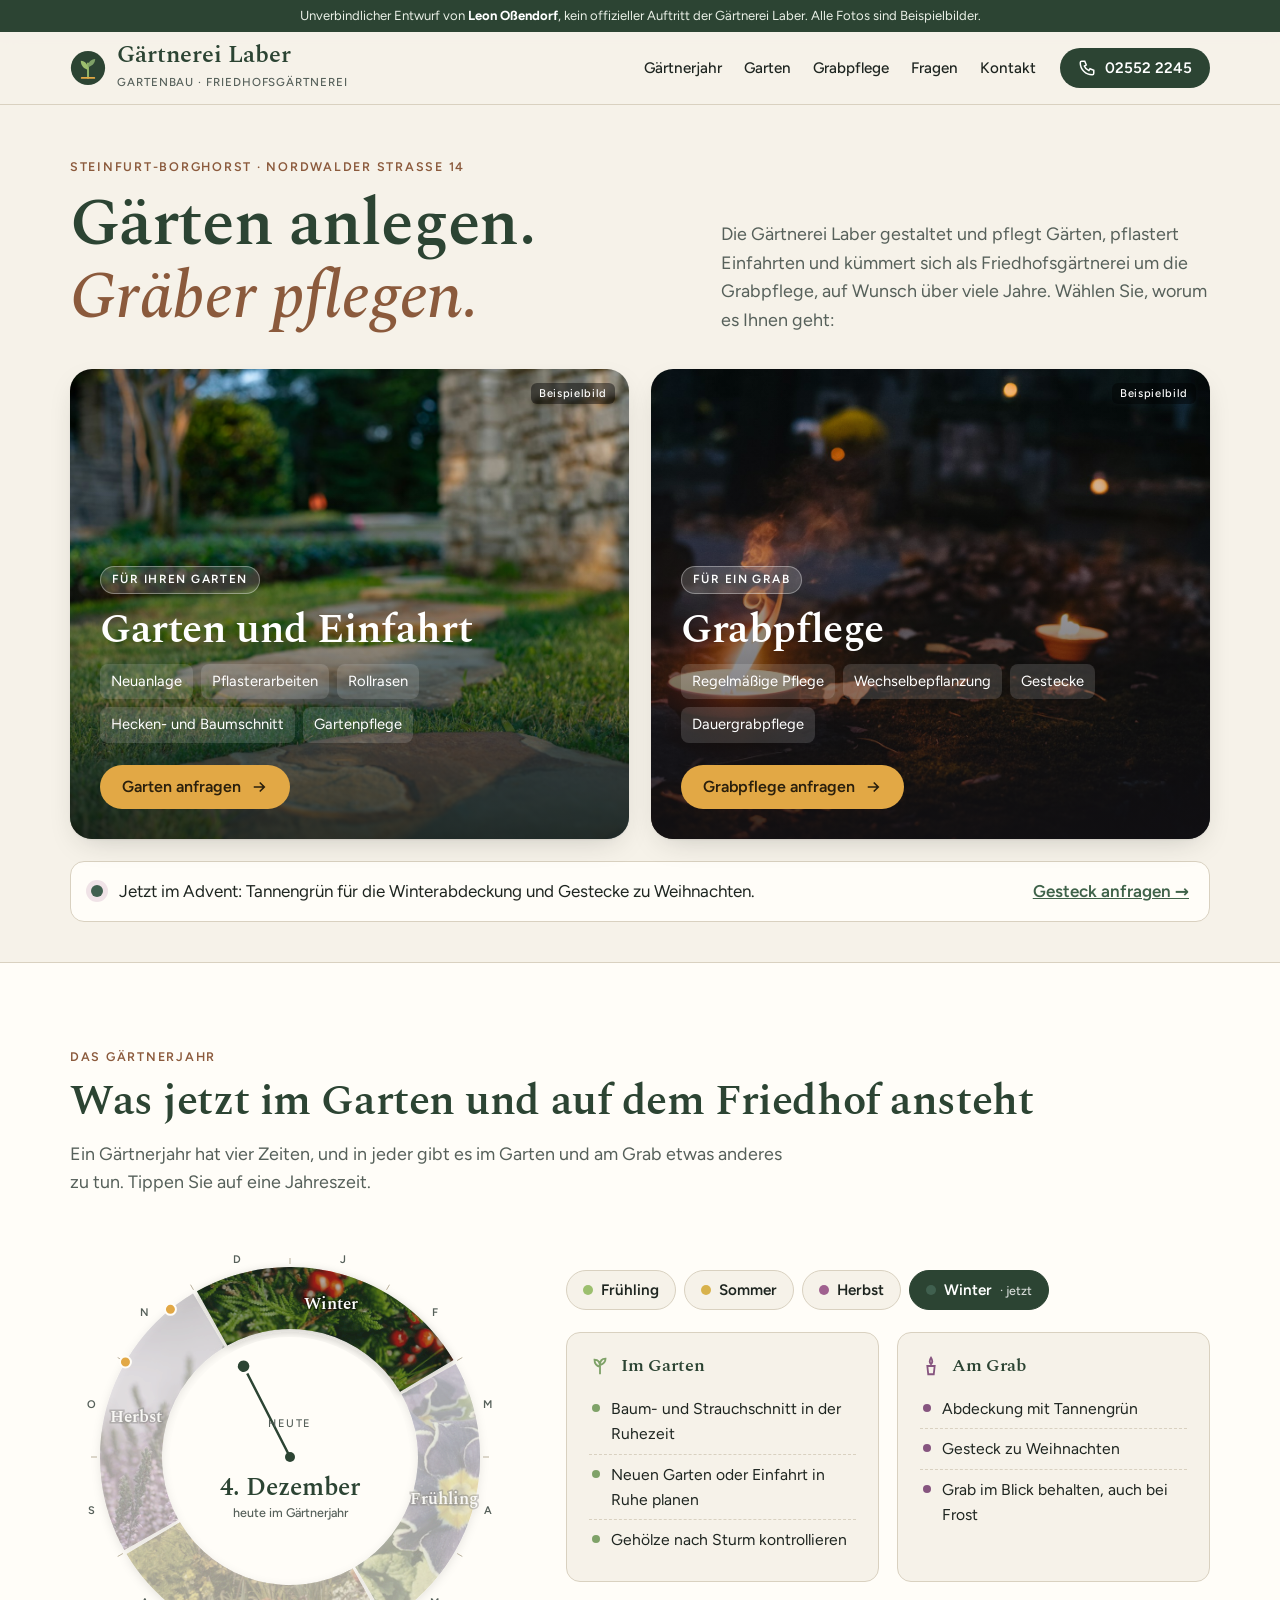
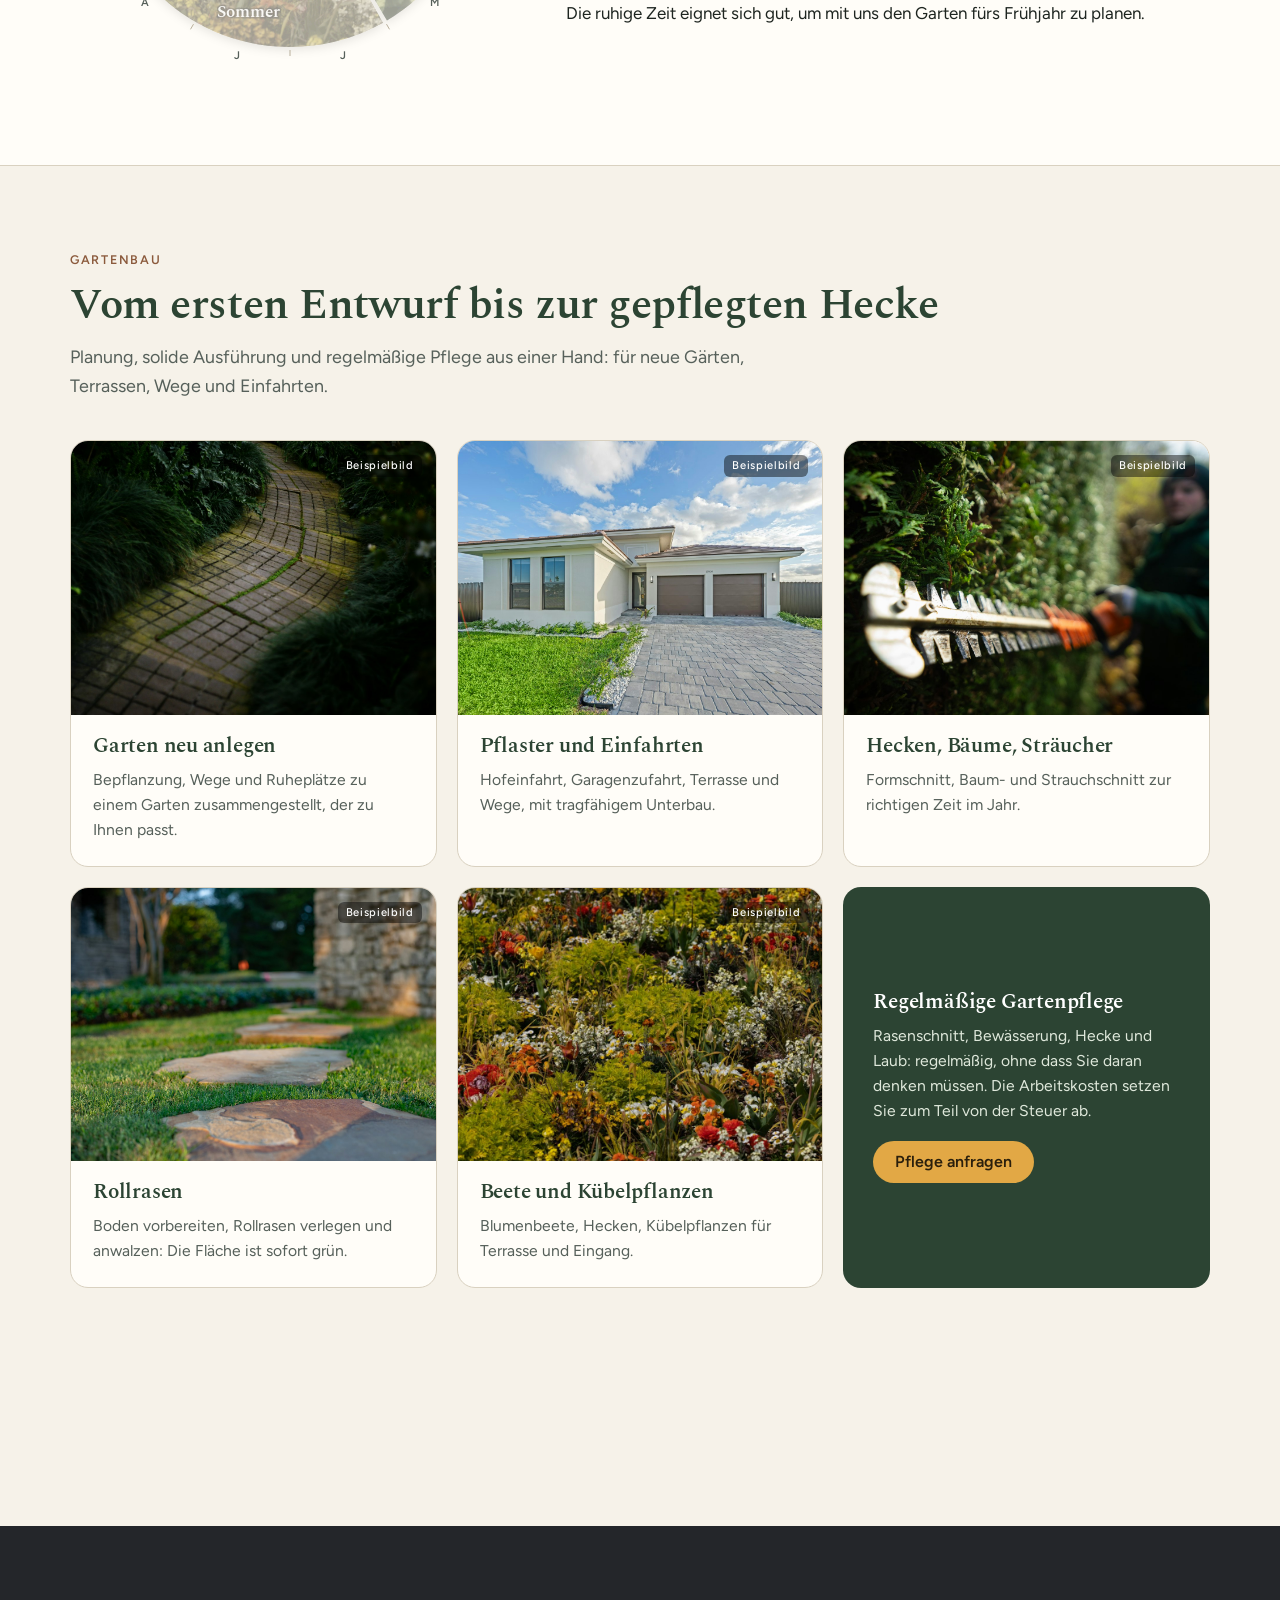
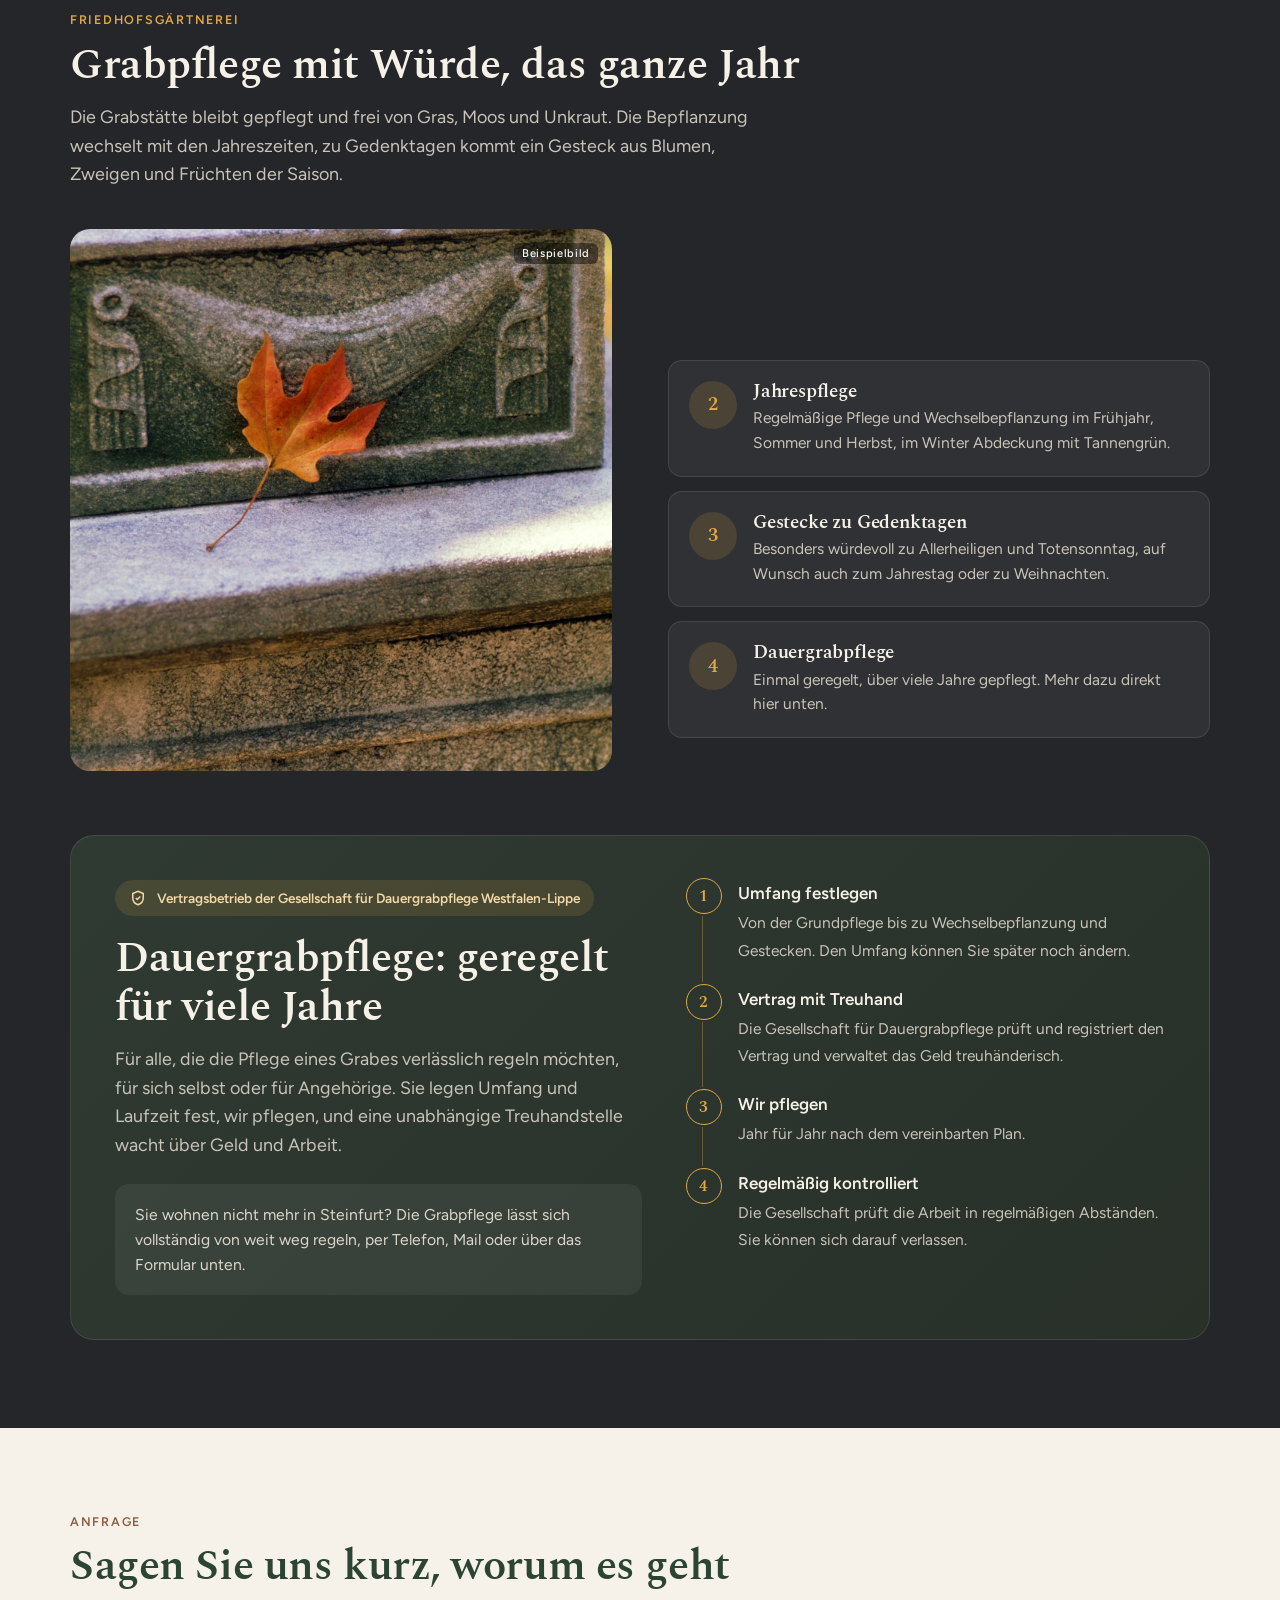
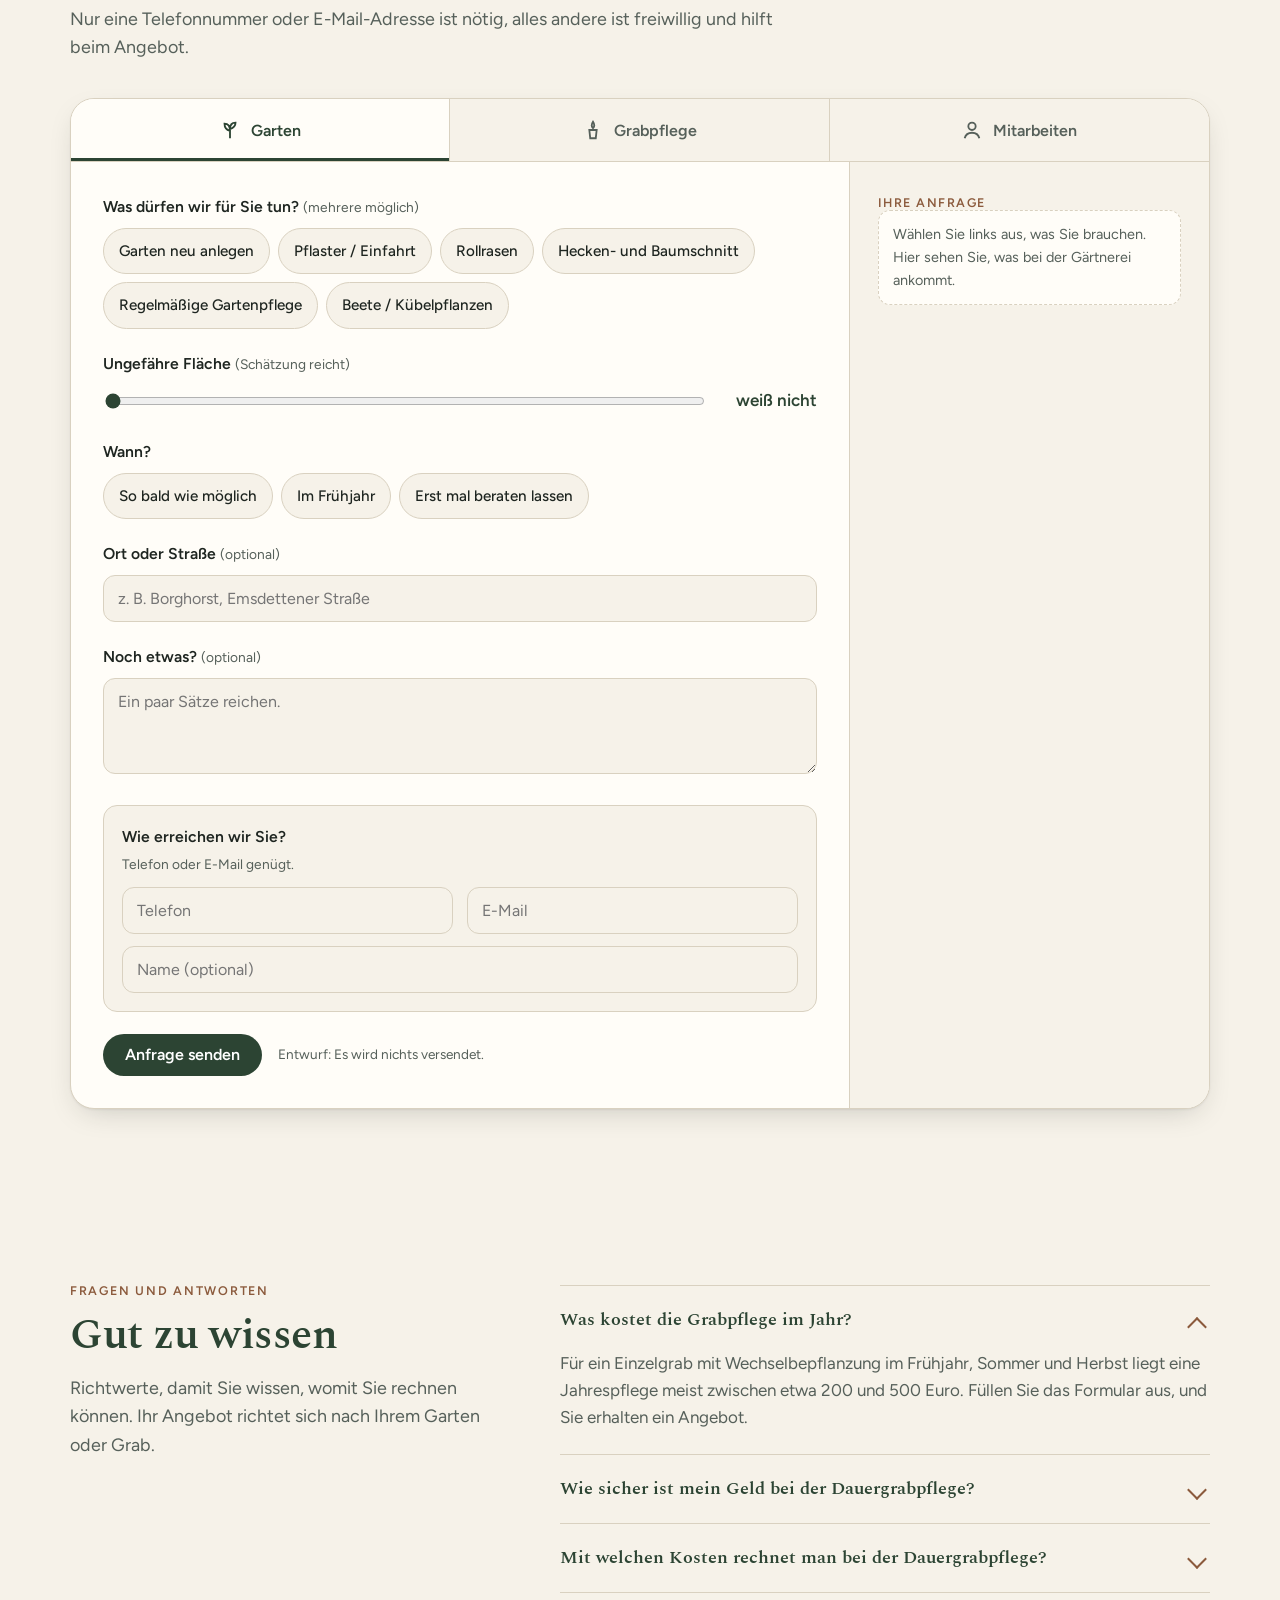
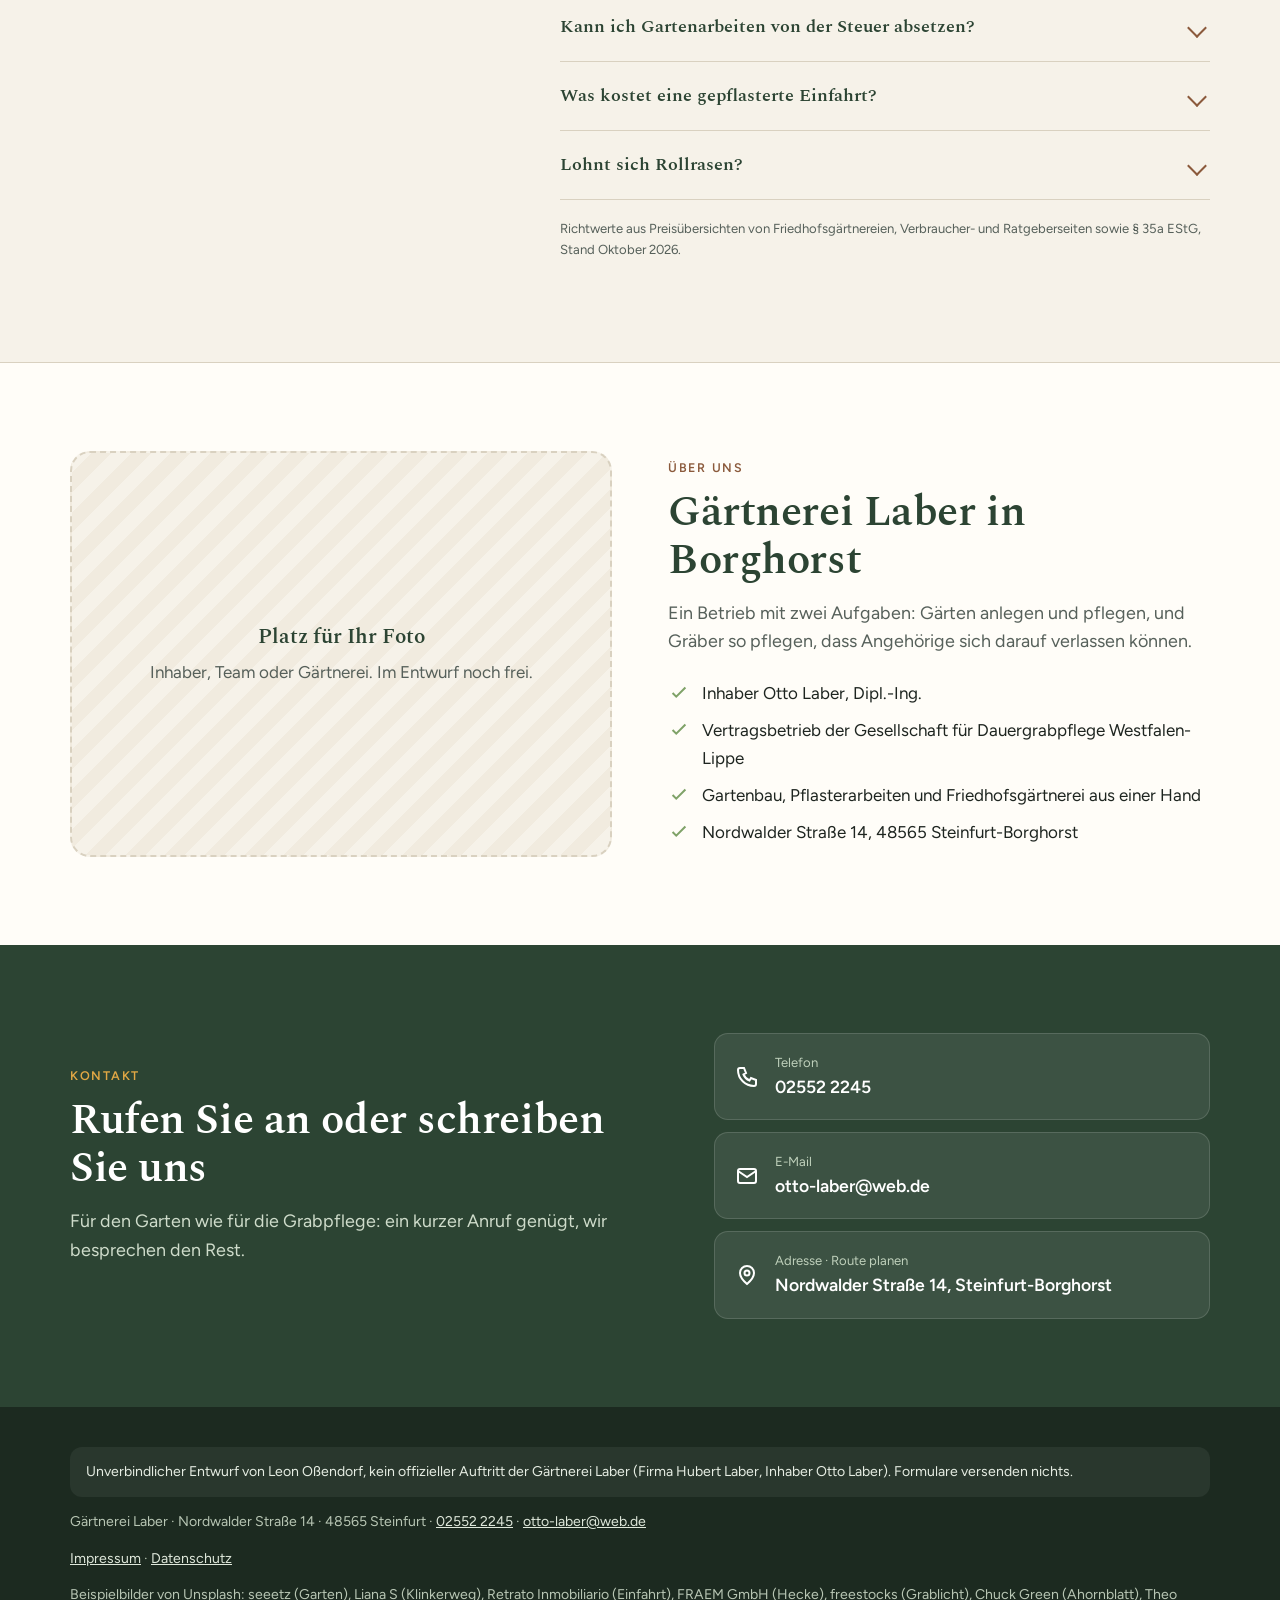
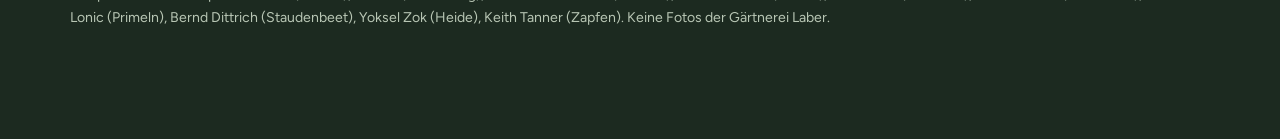
<file: index.html>
<!doctype html>
<html lang="de-DE">
<head>
<meta charset="utf-8">
<meta name="viewport" content="width=device-width, initial-scale=1">
<meta name="robots" content="noindex,nofollow">
<title>Gärtnerei Laber · Gartenbau und Friedhofsgärtnerei in Steinfurt-Borghorst (Entwurf)</title>
<meta name="description" content="Unverbindlicher Entwurf: Gartenbau, Pflasterarbeiten, Grabpflege und Dauergrabpflege der Gärtnerei Laber in Steinfurt-Borghorst.">
<meta name="theme-color" content="#2c4433">


<link rel="stylesheet" href="css/style.css">
<link rel="icon" href="data:image/svg+xml,%3Csvg xmlns='http://www.w3.org/2000/svg' viewBox='0 0 32 32'%3E%3Ccircle cx='16' cy='16' r='16' fill='%232c4433'/%3E%3Cpath d='M16 25V12M16 17c-4-1-6-4-6-8 4 0 6 3 6 8zm0-2c3-1 6-3 6-7-4 0-6 3-6 7z' fill='%239cbf6e' stroke='%239cbf6e' stroke-width='1.2'/%3E%3C/svg%3E">
</head>
<body>

<div class="entwurf">Unverbindlicher Entwurf von <b>Leon Oßendorf</b>, kein offizieller Auftritt der Gärtnerei Laber. Alle Fotos sind Beispielbilder.</div>

<header class="kopf">
  <div class="wrap">
    <a class="marke" href="#top" aria-label="Gärtnerei Laber, zum Seitenanfang">
      <svg viewBox="0 0 40 40" aria-hidden="true"><circle cx="20" cy="20" r="19" fill="#2c4433"/><path d="M20 31V15" stroke="#9cbf6e" stroke-width="2" stroke-linecap="round"/><path d="M20 22c-5-1-8-5-8-10 5 0 8 4 8 10z" fill="#9cbf6e"/><path d="M20 19c4-1 8-4 8-9-5 0-8 4-8 9z" fill="#7fa268"/><path d="M13 31h14" stroke="#e2a845" stroke-width="2" stroke-linecap="round"/></svg>
      <span><b>Gärtnerei Laber</b><small>Gartenbau · Friedhofsgärtnerei</small></span>
    </a>
    <nav class="nav" aria-label="Hauptnavigation">
      <a href="#jahr">Gärtnerjahr</a>
      <a href="#garten">Garten</a>
      <a href="#grabpflege">Grabpflege</a>
      <a href="#fragen">Fragen</a>
      <a href="#kontakt">Kontakt</a>
    </nav>
    <a class="knopf voll" href="tel:+4925522245"><svg viewBox="0 0 24 24" fill="none" stroke="currentColor" stroke-width="2" aria-hidden="true"><path d="M5 3h4l2 5-2.5 1.5a11 11 0 0 0 6 6L16 13l5 2v4a2 2 0 0 1-2 2A16 16 0 0 1 3 5a2 2 0 0 1 2-2"/></svg><span>02552 2245</span></a>
  </div>
</header>

<main id="top">

<section class="hero">
  <div class="wrap">
    <div class="hero-kopf">
      <div>
        <span class="kicker">Steinfurt-Borghorst · Nordwalder Straße 14</span>
        <h1>Gärten anlegen.<br><em>Gräber pflegen.</em></h1>
      </div>
      <p>Die Gärtnerei Laber gestaltet und pflegt Gärten, pflastert Einfahrten und kümmert sich als Friedhofsgärtnerei um die Grabpflege, auf Wunsch über viele Jahre. Wählen Sie, worum es Ihnen geht:</p>
    </div>

    <div class="wege">
      <a class="weg" href="#anfrage" data-weiche="garten">
        <img src="img/garten-weg.jpg" alt="Trittsteine aus Naturstein in einem frisch gemähten Rasen" fetchpriority="high">
        <span class="bsp">Beispielbild</span>
        <div class="weg-inhalt">
          <span class="tag">Für Ihren Garten</span>
          <h2>Garten und Einfahrt</h2>
          <ul><li>Neuanlage</li><li>Pflasterarbeiten</li><li>Rollrasen</li><li>Hecken- und Baumschnitt</li><li>Gartenpflege</li></ul>
          <span class="knopf licht">Garten anfragen <svg viewBox="0 0 24 24" fill="none" stroke="currentColor" stroke-width="2.2" aria-hidden="true"><path d="M5 12h14M13 6l6 6-6 6"/></svg></span>
        </div>
      </a>
      <a class="weg grab" href="#anfrage" data-weiche="grab">
        <img src="img/grablicht.jpg" alt="Grablicht im Herbstlaub auf einem Friedhof">
        <span class="bsp">Beispielbild</span>
        <div class="weg-inhalt">
          <span class="tag">Für ein Grab</span>
          <h2>Grabpflege</h2>
          <ul><li>Regelmäßige Pflege</li><li>Wechselbepflanzung</li><li>Gestecke</li><li>Dauergrabpflege</li></ul>
          <span class="knopf licht">Grabpflege anfragen <svg viewBox="0 0 24 24" fill="none" stroke="currentColor" stroke-width="2.2" aria-hidden="true"><path d="M5 12h14M13 6l6 6-6 6"/></svg></span>
        </div>
      </a>
    </div>

    <div class="saison" id="saison-hinweis">
      <span class="punkt" aria-hidden="true"></span>
      <p id="saison-text">Allerheiligen ist am 1. November, Totensonntag am 22. November. Gestecke und die Herbstbepflanzung jetzt rechtzeitig bestellen.</p>
      <a href="#anfrage" data-weiche="grab">Gesteck anfragen →</a>
    </div>
  </div>
</section>

<section class="jahr" id="jahr">
  <div class="wrap">
    <span class="kicker">Das Gärtnerjahr</span>
    <h2>Was jetzt im Garten und auf dem Friedhof ansteht</h2>
    <p class="lead">Ein Gärtnerjahr hat vier Zeiten, und in jeder gibt es im Garten und am Grab etwas anderes zu tun. Tippen Sie auf eine Jahreszeit.</p>

    <div class="jahr-grid">
      <div class="ring" id="ring" data-aktiv="herbst">
        <svg id="ring-svg" viewBox="-20 -20 440 440" role="img" aria-label="Jahreskreis mit vier Jahreszeiten und dem heutigen Datum"></svg>
      </div>
      <div>
        <div class="zeiten" role="group" aria-label="Jahreszeit wählen">
          <button type="button" data-zeit="fruehling" aria-pressed="false"><i style="background:var(--fruehling)"></i>Frühling</button>
          <button type="button" data-zeit="sommer" aria-pressed="false"><i style="background:var(--sommer)"></i>Sommer</button>
          <button type="button" data-zeit="herbst" aria-pressed="true"><i style="background:var(--herbst)"></i>Herbst</button>
          <button type="button" data-zeit="winter" aria-pressed="false"><i style="background:var(--winter)"></i>Winter</button>
        </div>
        <div class="zeit-tafel" id="zeit-tafel">
          <div class="spalte">
            <h3><svg viewBox="0 0 24 24" fill="none" stroke="#7fa268" stroke-width="2" aria-hidden="true"><path d="M12 21V9M12 13c-4-1-6-4-6-8 4 0 6 3 6 8zm0-2c3-1 6-3 6-7-4 0-6 3-6 7z"/></svg>Im Garten</h3>
            <ul id="liste-garten"></ul>
          </div>
          <div class="spalte grab">
            <h3><svg viewBox="0 0 24 24" fill="none" stroke="#86557f" stroke-width="2" aria-hidden="true"><path d="M12 3c2 3 2 5 0 7-2-2-2-4 0-7zM8 12h8l-1 9H9z"/></svg>Am Grab</h3>
            <ul id="liste-grab"></ul>
          </div>
        </div>
        <p class="zeit-fuss" id="zeit-fuss"></p>
      </div>
    </div>
  </div>
</section>

<section id="garten">
  <div class="wrap">
    <span class="kicker">Gartenbau</span>
    <h2>Vom ersten Entwurf bis zur gepflegten Hecke</h2>
    <p class="lead">Planung, solide Ausführung und regelmäßige Pflege aus einer Hand: für neue Gärten, Terrassen, Wege und Einfahrten.</p>

    <div class="leistungen">
      <article class="karte auf">
        <div class="bild"><img src="img/ziegelweg.jpg" alt="Geschwungener Klinkerweg zwischen Gräsern" loading="lazy"><span class="bsp">Beispielbild</span></div>
        <div class="text"><h3>Garten neu anlegen</h3><p>Bepflanzung, Wege und Ruheplätze zu einem Garten zusammengestellt, der zu Ihnen passt.</p></div>
      </article>
      <article class="karte auf">
        <div class="bild"><img src="img/pflaster.jpg" alt="Gepflasterte Einfahrt vor einem Einfamilienhaus mit Garage" loading="lazy"><span class="bsp">Beispielbild</span></div>
        <div class="text"><h3>Pflaster und Einfahrten</h3><p>Hofeinfahrt, Garagenzufahrt, Terrasse und Wege, mit tragfähigem Unterbau.</p></div>
      </article>
      <article class="karte auf">
        <div class="bild"><img src="img/hecke.jpg" alt="Landschaftsgärtner schneidet eine Thujahecke" loading="lazy"><span class="bsp">Beispielbild</span></div>
        <div class="text"><h3>Hecken, Bäume, Sträucher</h3><p>Formschnitt, Baum- und Strauchschnitt zur richtigen Zeit im Jahr.</p></div>
      </article>
      <article class="karte auf">
        <div class="bild"><img src="img/garten-weg.jpg" alt="Rasenfläche mit Trittsteinen" loading="lazy" style="object-position:30% 60%"><span class="bsp">Beispielbild</span></div>
        <div class="text"><h3>Rollrasen</h3><p>Boden vorbereiten, Rollrasen verlegen und anwalzen: Die Fläche ist sofort grün.</p></div>
      </article>
      <article class="karte auf">
        <div class="bild"><img src="img/sommer.jpg" alt="Blühendes Staudenbeet im Sommer" loading="lazy"><span class="bsp">Beispielbild</span></div>
        <div class="text"><h3>Beete und Kübelpflanzen</h3><p>Blumenbeete, Hecken, Kübelpflanzen für Terrasse und Eingang.</p></div>
      </article>
      <article class="karte ohne-bild auf">
        <div class="text"><h3>Regelmäßige Gartenpflege</h3><p>Rasenschnitt, Bewässerung, Hecke und Laub: regelmäßig, ohne dass Sie daran denken müssen. Die Arbeitskosten setzen Sie zum Teil von der Steuer ab.</p><a class="knopf licht" href="#anfrage" data-weiche="garten" style="margin-top:18px">Pflege anfragen</a></div>
      </article>
    </div>

    <blockquote class="zitat auf">„Auch für sehr kleine Gärten finden unsere Landschaftsgärtner eine gute Lösung.“<cite>Gärtnerei Laber</cite></blockquote>
  </div>
</section>

<section class="grabpflege" id="grabpflege">
  <div class="wrap">
    <span class="kicker">Friedhofsgärtnerei</span>
    <h2>Grabpflege mit Würde, das ganze Jahr</h2>
    <p class="lead">Die Grabstätte bleibt gepflegt und frei von Gras, Moos und Unkraut. Die Bepflanzung wechselt mit den Jahreszeiten, zu Gedenktagen kommt ein Gesteck aus Blumen, Zweigen und Früchten der Saison.</p>

    <div class="grab-grid">
      <div class="grab-bild auf"><img src="img/ahornblatt.jpg" alt="Ein Ahornblatt im Herbst auf einem steinernen Grabmal" loading="lazy"><span class="bsp">Beispielbild</span></div>
      <div class="pflege-arten">
        <div class="pflege-art auf"><span class="nr">1</span><div><h3>Einmal herrichten</h3><p>Nach der Beisetzung oder vor einem Gedenktag: Grab abräumen, neu bepflanzen, Gesteck setzen.</p></div></div>
        <div class="pflege-art auf"><span class="nr">2</span><div><h3>Jahrespflege</h3><p>Regelmäßige Pflege und Wechselbepflanzung im Frühjahr, Sommer und Herbst, im Winter Abdeckung mit Tannengrün.</p></div></div>
        <div class="pflege-art auf"><span class="nr">3</span><div><h3>Gestecke zu Gedenktagen</h3><p>Besonders würdevoll zu Allerheiligen und Totensonntag, auf Wunsch auch zum Jahrestag oder zu Weihnachten.</p></div></div>
        <div class="pflege-art auf"><span class="nr">4</span><div><h3>Dauergrabpflege</h3><p>Einmal geregelt, über viele Jahre gepflegt. Mehr dazu direkt hier unten.</p></div></div>
      </div>
    </div>

    <div class="dauer auf" id="dauergrabpflege">
      <div>
        <span class="siegel"><svg viewBox="0 0 24 24" fill="none" stroke="currentColor" stroke-width="2" aria-hidden="true"><path d="M12 3l7 3v6c0 4.5-3 7.5-7 9-4-1.5-7-4.5-7-9V6z"/><path d="M9 12l2 2 4-4"/></svg>Vertragsbetrieb der Gesellschaft für Dauergrabpflege Westfalen-Lippe</span>
        <h2>Dauergrabpflege: geregelt für viele Jahre</h2>
        <p class="lead" style="margin-top:14px">Für alle, die die Pflege eines Grabes verlässlich regeln möchten, für sich selbst oder für Angehörige. Sie legen Umfang und Laufzeit fest, wir pflegen, und eine unabhängige Treuhandstelle wacht über Geld und Arbeit.</p>
        <div class="fern">Sie wohnen nicht mehr in Steinfurt? Die Grabpflege lässt sich vollständig von weit weg regeln, per Telefon, Mail oder über das Formular unten.</div>
      </div>
      <ol>
        <li><b>Umfang festlegen</b><span>Von der Grundpflege bis zu Wechselbepflanzung und Gestecken. Den Umfang können Sie später noch ändern.</span></li>
        <li><b>Vertrag mit Treuhand</b><span>Die Gesellschaft für Dauergrabpflege prüft und registriert den Vertrag und verwaltet das Geld treuhänderisch.</span></li>
        <li><b>Wir pflegen</b><span>Jahr für Jahr nach dem vereinbarten Plan.</span></li>
        <li><b>Regelmäßig kontrolliert</b><span>Die Gesellschaft prüft die Arbeit in regelmäßigen Abständen. Sie können sich darauf verlassen.</span></li>
      </ol>
    </div>
  </div>
</section>

<section class="anfrage" id="anfrage">
  <div class="wrap">
    <span class="kicker">Anfrage</span>
    <h2>Sagen Sie uns kurz, worum es geht</h2>
    <p class="lead">Nur eine Telefonnummer oder E-Mail-Adresse ist nötig, alles andere ist freiwillig und hilft beim Angebot.</p>

    <div class="form-rahmen">
      <div class="weichen" role="tablist" aria-label="Art der Anfrage">
        <button type="button" role="tab" data-teil="garten" aria-selected="true"><svg viewBox="0 0 24 24" fill="none" stroke="currentColor" stroke-width="2" aria-hidden="true"><path d="M12 21V9M12 13c-4-1-6-4-6-8 4 0 6 3 6 8zm0-2c3-1 6-3 6-7-4 0-6 3-6 7z"/></svg>Garten</button>
        <button type="button" role="tab" data-teil="grab" aria-selected="false"><svg viewBox="0 0 24 24" fill="none" stroke="currentColor" stroke-width="2" aria-hidden="true"><path d="M12 3c2 3 2 5 0 7-2-2-2-4 0-7zM8 12h8l-1 9H9z"/></svg>Grabpflege</button>
        <button type="button" role="tab" data-teil="mit" aria-selected="false"><svg viewBox="0 0 24 24" fill="none" stroke="currentColor" stroke-width="2" aria-hidden="true"><circle cx="12" cy="8" r="4"/><path d="M4 21c1-4 4-6 8-6s7 2 8 6"/></svg>Mitarbeiten</button>
      </div>

      <form id="form" novalidate>
        <div class="form-inhalt">
          <div class="felder">

            <!-- Garten -->
            <div class="teil" data-teil="garten">
              <div class="feld">
                <span class="lbl">Was dürfen wir für Sie tun? <span class="opt">(mehrere möglich)</span></span>
                <div class="chips">
                  <label><input type="checkbox" name="g_leistung" value="Garten neu anlegen"><span>Garten neu anlegen</span></label>
                  <label><input type="checkbox" name="g_leistung" value="Pflaster / Einfahrt"><span>Pflaster / Einfahrt</span></label>
                  <label><input type="checkbox" name="g_leistung" value="Rollrasen"><span>Rollrasen</span></label>
                  <label><input type="checkbox" name="g_leistung" value="Hecken- und Baumschnitt"><span>Hecken- und Baumschnitt</span></label>
                  <label><input type="checkbox" name="g_leistung" value="Regelmäßige Gartenpflege"><span>Regelmäßige Gartenpflege</span></label>
                  <label><input type="checkbox" name="g_leistung" value="Beete / Kübelpflanzen"><span>Beete / Kübelpflanzen</span></label>
                </div>
              </div>
              <div class="feld">
                <label for="g_flaeche">Ungefähre Fläche <span class="opt">(Schätzung reicht)</span></label>
                <div class="slider"><input type="range" id="g_flaeche" name="g_flaeche" min="0" max="600" step="10" value="0"><output for="g_flaeche" id="g_flaeche_out">weiß nicht</output></div>
              </div>
              <div class="feld">
                <span class="lbl">Wann?</span>
                <div class="chips">
                  <label><input type="radio" name="g_wann" value="So bald wie möglich"><span>So bald wie möglich</span></label>
                  <label><input type="radio" name="g_wann" value="Im Frühjahr"><span>Im Frühjahr</span></label>
                  <label><input type="radio" name="g_wann" value="Erst mal beraten lassen"><span>Erst mal beraten lassen</span></label>
                </div>
              </div>
              <div class="feld">
                <label for="g_ort">Ort oder Straße <span class="opt">(optional)</span></label>
                <input type="text" id="g_ort" name="g_ort" placeholder="z. B. Borghorst, Emsdettener Straße" autocomplete="address-line1">
              </div>
            </div>

            <!-- Grab -->
            <div class="teil" data-teil="grab" hidden>
              <div class="feld">
                <span class="lbl">Welche Pflege wünschen Sie?</span>
                <div class="chips heide">
                  <label><input type="radio" name="b_umfang" value="Einmal herrichten"><span>Einmal herrichten</span></label>
                  <label><input type="radio" name="b_umfang" value="Jahrespflege" checked><span>Jahrespflege</span></label>
                  <label><input type="radio" name="b_umfang" value="Dauergrabpflege"><span>Dauergrabpflege</span></label>
                  <label><input type="radio" name="b_umfang" value="Nur ein Gesteck"><span>Nur ein Gesteck</span></label>
                </div>
              </div>
              <div class="feld">
                <span class="lbl">Art des Grabes</span>
                <div class="chips heide">
                  <label><input type="radio" name="b_art" value="Einzelgrab" checked><span>Einzelgrab</span></label>
                  <label><input type="radio" name="b_art" value="Doppelgrab"><span>Doppelgrab</span></label>
                  <label><input type="radio" name="b_art" value="Urnengrab"><span>Urnengrab</span></label>
                </div>
              </div>
              <div class="feld" id="feld-bepflanzung">
                <span class="lbl">Wechselbepflanzung <span class="opt">(mehrere möglich)</span></span>
                <div class="chips heide">
                  <label><input type="checkbox" name="b_pflanz" value="Frühjahr" checked><span>Frühjahr</span></label>
                  <label><input type="checkbox" name="b_pflanz" value="Sommer" checked><span>Sommer</span></label>
                  <label><input type="checkbox" name="b_pflanz" value="Herbst" checked><span>Herbst</span></label>
                  <label><input type="checkbox" name="b_pflanz" value="Winter (Tannengrün)"><span>Winter (Tannengrün)</span></label>
                </div>
              </div>
              <div class="feld">
                <span class="lbl">Gestecke zu <span class="opt">(optional)</span></span>
                <div class="chips heide">
                  <label><input type="checkbox" name="b_gesteck" value="Allerheiligen"><span>Allerheiligen</span></label>
                  <label><input type="checkbox" name="b_gesteck" value="Totensonntag"><span>Totensonntag</span></label>
                  <label><input type="checkbox" name="b_gesteck" value="Weihnachten"><span>Weihnachten</span></label>
                  <label><input type="checkbox" name="b_gesteck" value="Jahrestag"><span>Jahrestag</span></label>
                </div>
              </div>
              <div class="feld" id="feld-laufzeit" hidden>
                <label for="b_jahre">Laufzeit der Dauergrabpflege</label>
                <div class="slider"><input type="range" id="b_jahre" name="b_jahre" min="5" max="25" step="1" value="15"><output for="b_jahre" id="b_jahre_out">15 Jahre</output></div>
              </div>
              <div class="feld">
                <label for="b_friedhof">Friedhof und Lage des Grabes <span class="opt">(optional)</span></label>
                <input type="text" id="b_friedhof" name="b_friedhof" placeholder="Friedhof, Ort, ggf. Feld und Nummer">
              </div>
            </div>

            <!-- Mitarbeit -->
            <div class="teil" data-teil="mit" hidden>
              <div class="feld">
                <span class="lbl">Wofür interessieren Sie sich?</span>
                <div class="chips">
                  <label><input type="radio" name="m_art" value="Gärtner/in"><span>Gärtner/in</span></label>
                  <label><input type="radio" name="m_art" value="Helfer/in"><span>Helfer/in</span></label>
                  <label><input type="radio" name="m_art" value="Aushilfe zur Saison"><span>Aushilfe zur Saison</span></label>
                  <label><input type="radio" name="m_art" value="Praktikum"><span>Praktikum</span></label>
                </div>
              </div>
              <div class="feld">
                <label for="m_cv">Lebenslauf <span class="opt">(optional, PDF oder Foto)</span></label>
                <input class="datei" type="file" id="m_cv" name="m_cv" accept=".pdf,image/*">
              </div>
            </div>

            <div class="feld">
              <label for="nachricht">Noch etwas? <span class="opt">(optional)</span></label>
              <textarea id="nachricht" name="nachricht" placeholder="Ein paar Sätze reichen."></textarea>
            </div>

            <div class="feld rueckweg">
              <span class="lbl">Wie erreichen wir Sie?</span>
              <p class="klein">Telefon oder E-Mail genügt.</p>
              <div class="zwei">
                <input type="tel" name="tel" placeholder="Telefon" autocomplete="tel" aria-label="Telefon">
                <input type="email" name="mail" placeholder="E-Mail" autocomplete="email" aria-label="E-Mail">
              </div>
              <input type="text" name="name" placeholder="Name (optional)" autocomplete="name" aria-label="Name" style="margin-top:12px">
              <p class="fehler" id="fehler">Bitte eine Telefonnummer oder E-Mail-Adresse angeben.</p>
            </div>

            <div class="senden">
              <button class="knopf voll" type="submit">Anfrage senden</button>
              <small>Entwurf: Es wird nichts versendet.</small>
            </div>
          </div>

          <aside class="vorschau" aria-live="polite">
            <div id="vorschau-grab" hidden>
              <h4>Ihr Pflegeplan</h4>
              <div class="plan"><svg id="plan" viewBox="0 0 220 300" role="img" aria-label="Skizze der Grabbepflanzung von oben"></svg></div>
              <div class="plan-zeiten" role="group" aria-label="Bepflanzung ansehen">
                <button type="button" data-p="Frühjahr" aria-pressed="false">Frühjahr</button>
                <button type="button" data-p="Sommer" aria-pressed="false">Sommer</button>
                <button type="button" data-p="Herbst" aria-pressed="true">Herbst</button>
                <button type="button" data-p="Winter (Tannengrün)" aria-pressed="false">Winter</button>
              </div>
              <p class="plan-legende" id="plan-legende"></p>
            </div>
            <div id="vorschau-allg">
              <h4>Ihre Anfrage</h4>
              <div class="zusammen" id="zusammen">Wählen Sie links aus, was Sie brauchen. Hier sehen Sie, was bei der Gärtnerei ankommt.</div>
            </div>
          </aside>
        </div>
      </form>

      <div class="danke" id="danke" role="status">
        <svg viewBox="0 0 56 56" aria-hidden="true"><circle cx="28" cy="28" r="27" fill="#2c4433"/><path d="M17 29l7 7 15-16" fill="none" stroke="#9cbf6e" stroke-width="4" stroke-linecap="round" stroke-linejoin="round"/></svg>
        <h3>Danke, Ihre Anfrage ist angekommen.</h3>
        <p>In der fertigen Seite ginge sie jetzt direkt per E-Mail an die Gärtnerei Laber, und Sie bekämen eine Bestätigung. Im Entwurf wird nichts versendet.</p>
        <div class="liste" id="danke-liste"></div><br>
        <button class="knopf hell" type="button" id="neu">Neue Anfrage</button>
      </div>
    </div>
  </div>
</section>

<section id="fragen">
  <div class="wrap fragen">
    <div>
      <span class="kicker">Fragen und Antworten</span>
      <h2>Gut zu wissen</h2>
      <p class="lead" style="margin-top:14px">Richtwerte, damit Sie wissen, womit Sie rechnen können. Ihr Angebot richtet sich nach Ihrem Garten oder Grab.</p>
    </div>
    <div>
      <details open>
        <summary>Was kostet die Grabpflege im Jahr?</summary>
        <p>Für ein Einzelgrab mit Wechselbepflanzung im Frühjahr, Sommer und Herbst liegt eine Jahrespflege meist zwischen etwa 200 und 500 Euro. Füllen Sie das Formular aus, und Sie erhalten ein Angebot.</p>
      </details>
      <details>
        <summary>Wie sicher ist mein Geld bei der Dauergrabpflege?</summary>
        <p>Sehr sicher. Die Gesellschaft für Dauergrabpflege Westfalen-Lippe prüft und registriert jeden Vertrag, verwaltet das Geld treuhänderisch und kontrolliert die Pflege regelmäßig. Die Gärtnerei Laber ist dort Vertragsbetrieb.</p>
      </details>
      <details>
        <summary>Mit welchen Kosten rechnet man bei der Dauergrabpflege?</summary>
        <p>Für ein Einzelgrab über 20 Jahre meist mit etwa 4.500 bis 8.000 Euro, für ein Urnengrab ab rund 2.500 Euro. Die Laufzeit bestimmen Sie selbst, empfohlen sind mindestens fünf Jahre. Wir beraten Sie gern, auch telefonisch.</p>
      </details>
      <details>
        <summary>Kann ich Gartenarbeiten von der Steuer absetzen?</summary>
        <p>Ja. 20 Prozent der Arbeitskosten ziehen Sie direkt von der Einkommensteuer ab: bei regelmäßiger Gartenpflege bis zu 4.000 Euro im Jahr, bei Handwerkerleistungen wie Pflasterarbeiten bis zu 1.200 Euro (§ 35a EStG). Sie brauchen nur die Rechnung und zahlen per Überweisung.</p>
      </details>
      <details>
        <summary>Was kostet eine gepflasterte Einfahrt?</summary>
        <p>Mit Betonpflaster einschließlich Unterbau meist etwa 100 bis 140 Euro pro Quadratmeter, mit Naturstein etwa 180 bis 240 Euro. Füllen Sie das Formular aus, und Sie erhalten ein Angebot für Ihre Fläche.</p>
      </details>
      <details>
        <summary>Lohnt sich Rollrasen?</summary>
        <p>Fertig verlegt kostet Rollrasen meist 15 bis 25 Euro pro Quadratmeter. Dafür ist die Fläche vom ersten Tag an grün und dicht, ohne monatelanges Warten auf die Saat.</p>
      </details>
      <p class="quelle">Richtwerte aus Preisübersichten von Friedhofsgärtnereien, Verbraucher- und Ratgeberseiten sowie § 35a EStG, Stand Oktober 2026.</p>
    </div>
  </div>
</section>

<section class="ueber" id="ueber">
  <div class="wrap ueber-grid">
    <div class="platzhalter auf"><div><b>Platz für Ihr Foto</b>Inhaber, Team oder Gärtnerei. Im Entwurf noch frei.</div></div>
    <div>
      <span class="kicker">Über uns</span>
      <h2>Gärtnerei Laber in Borghorst</h2>
      <p class="lead" style="margin-top:14px">Ein Betrieb mit zwei Aufgaben: Gärten anlegen und pflegen, und Gräber so pflegen, dass Angehörige sich darauf verlassen können.</p>
      <ul class="fakten">
        <li><svg viewBox="0 0 24 24" fill="none" stroke="currentColor" stroke-width="2.2" aria-hidden="true"><path d="M5 12l4 4 10-10"/></svg><span>Inhaber Otto Laber, Dipl.-Ing.</span></li>
        <li><svg viewBox="0 0 24 24" fill="none" stroke="currentColor" stroke-width="2.2" aria-hidden="true"><path d="M5 12l4 4 10-10"/></svg><span>Vertragsbetrieb der Gesellschaft für Dauergrabpflege Westfalen-Lippe</span></li>
        <li><svg viewBox="0 0 24 24" fill="none" stroke="currentColor" stroke-width="2.2" aria-hidden="true"><path d="M5 12l4 4 10-10"/></svg><span>Gartenbau, Pflasterarbeiten und Friedhofsgärtnerei aus einer Hand</span></li>
        <li><svg viewBox="0 0 24 24" fill="none" stroke="currentColor" stroke-width="2.2" aria-hidden="true"><path d="M5 12l4 4 10-10"/></svg><span>Nordwalder Straße 14, 48565 Steinfurt-Borghorst</span></li>
      </ul>
    </div>
  </div>
</section>

<section class="kontakt" id="kontakt">
  <div class="wrap kontakt-grid">
    <div>
      <span class="kicker" style="color:#e2a845">Kontakt</span>
      <h2>Rufen Sie an oder schreiben Sie uns</h2>
      <p class="lead" style="color:#cfdccb;margin-top:14px">Für den Garten wie für die Grabpflege: ein kurzer Anruf genügt, wir besprechen den Rest.</p>
    </div>
    <div class="wege-k">
      <a class="k" href="tel:+4925522245"><svg viewBox="0 0 24 24" fill="none" stroke="currentColor" stroke-width="2" aria-hidden="true"><path d="M5 3h4l2 5-2.5 1.5a11 11 0 0 0 6 6L16 13l5 2v4a2 2 0 0 1-2 2A16 16 0 0 1 3 5a2 2 0 0 1 2-2"/></svg><span><small>Telefon</small><b>02552 2245</b></span></a>
      <a class="k" href="mailto:otto-laber@web.de"><svg viewBox="0 0 24 24" fill="none" stroke="currentColor" stroke-width="2" aria-hidden="true"><rect x="3" y="5" width="18" height="14" rx="2"/><path d="M3 7l9 6 9-6"/></svg><span><small>E-Mail</small><b>otto-laber@web.de</b></span></a>
      <a class="k" href="https://www.google.com/maps/search/?api=1&query=Nordwalder+Stra%C3%9Fe+14+48565+Steinfurt" target="_blank" rel="noopener"><svg viewBox="0 0 24 24" fill="none" stroke="currentColor" stroke-width="2" aria-hidden="true"><path d="M12 21s-7-6-7-11a7 7 0 0 1 14 0c0 5-7 11-7 11z"/><circle cx="12" cy="10" r="2.5"/></svg><span><small>Adresse · Route planen</small><b>Nordwalder Straße 14, Steinfurt-Borghorst</b></span></a>
    </div>
  </div>
</section>

</main>

<footer class="fuss">
  <div class="wrap">
    <div class="entwurf-fuss">Unverbindlicher Entwurf von Leon Oßendorf, kein offizieller Auftritt der Gärtnerei Laber (Firma Hubert Laber, Inhaber Otto Laber). Formulare versenden nichts.</div>
    <div>Gärtnerei Laber · Nordwalder Straße 14 · 48565 Steinfurt · <a href="tel:+4925522245">02552 2245</a> · <a href="mailto:otto-laber@web.de">otto-laber@web.de</a></div>
    <div><a href="impressum.html">Impressum</a> · <a href="datenschutz.html">Datenschutz</a></div>
    <div>Beispielbilder von Unsplash: seeetz (Garten), Liana S (Klinkerweg), Retrato Inmobiliario (Einfahrt), FRAEM GmbH (Hecke), freestocks (Grablicht), Chuck Green (Ahornblatt), Theo Lonic (Primeln), Bernd Dittrich (Staudenbeet), Yoksel Zok (Heide), Keith Tanner (Zapfen). Keine Fotos der Gärtnerei Laber.</div>
  </div>
</footer>

<div class="leiste">
  <a class="knopf licht" href="tel:+4925522245">Anrufen</a>
  <a class="knopf hell" href="#anfrage">Anfragen</a>
</div>

<script src="js/main.js"></script>
</body>
</html>
</file>
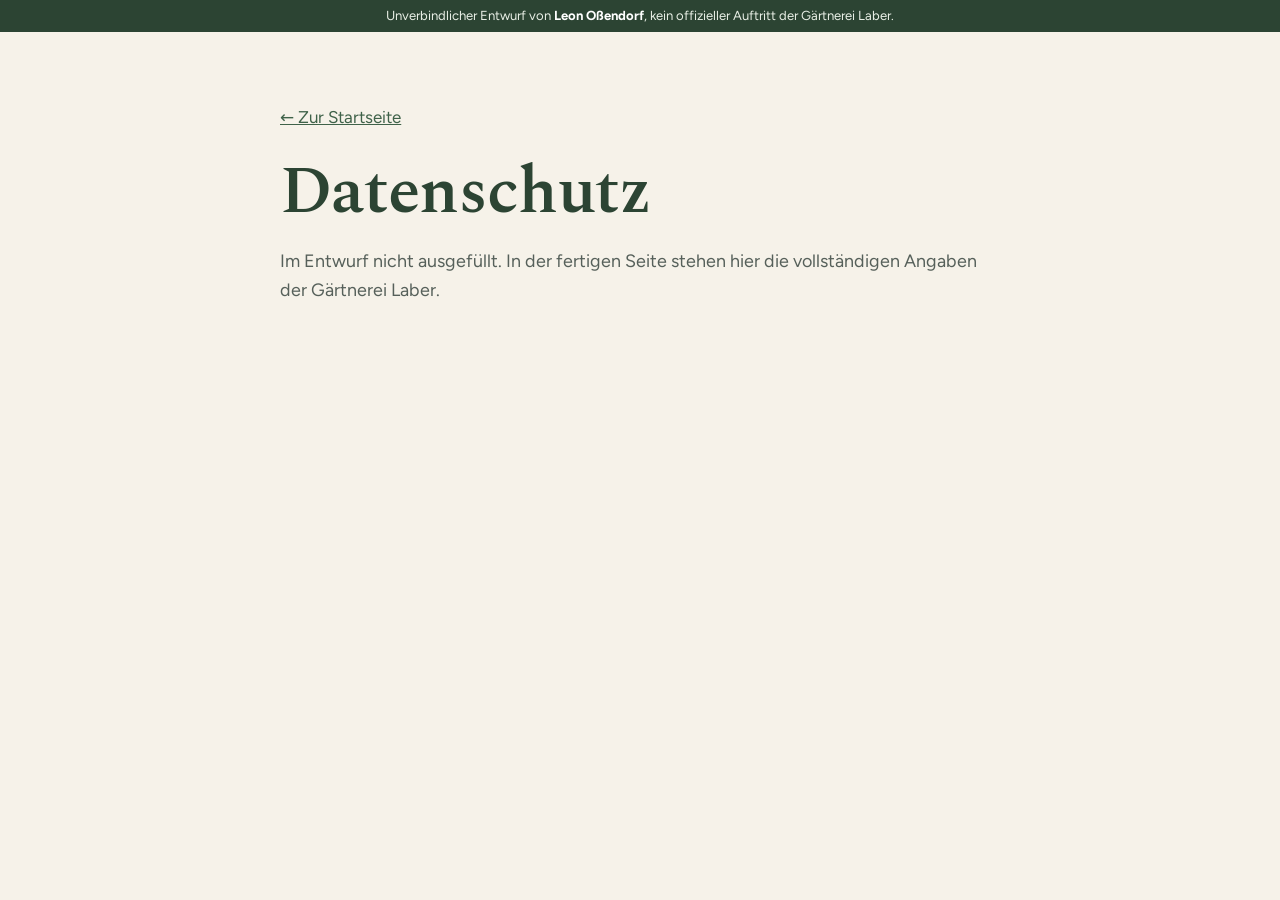
<file: datenschutz.html>
<!doctype html>
<html lang="de-DE">
<head>
<meta charset="utf-8">
<meta name="viewport" content="width=device-width, initial-scale=1">
<meta name="robots" content="noindex,nofollow">
<title>Datenschutz · Gärtnerei Laber (Entwurf)</title>
<link rel="stylesheet" href="css/style.css">
</head>
<body>
<div class="entwurf">Unverbindlicher Entwurf von <b>Leon Oßendorf</b>, kein offizieller Auftritt der Gärtnerei Laber.</div>
<main class="wrap" style="padding:72px 20px;max-width:760px">
<a href="index.html">← Zur Startseite</a>
<h1 style="margin:24px 0 18px">Datenschutz</h1>
<p class="lead">Im Entwurf nicht ausgefüllt. In der fertigen Seite stehen hier die vollständigen Angaben der Gärtnerei Laber.</p>
</main>
</body>
</html>
</file>
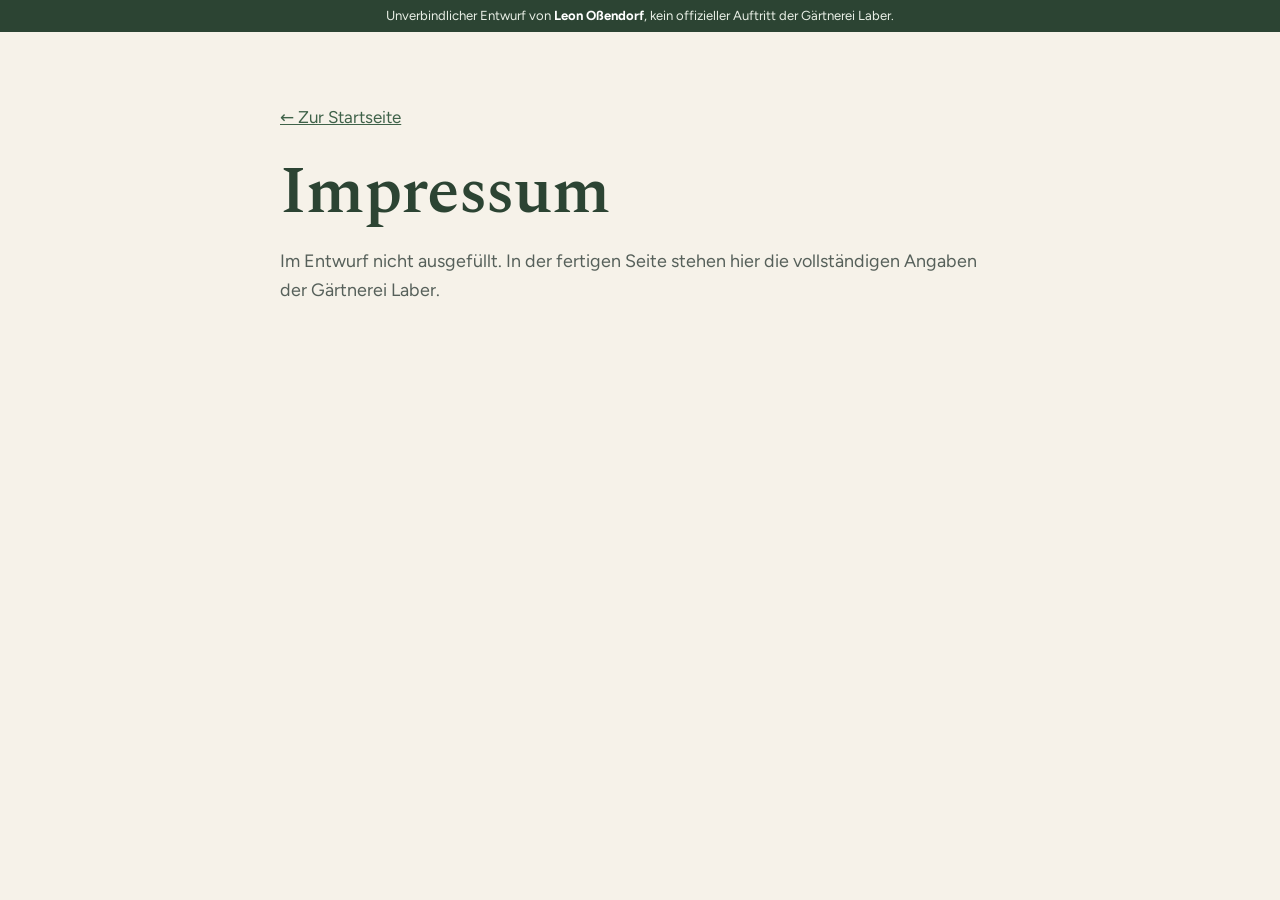
<file: impressum.html>
<!doctype html>
<html lang="de-DE">
<head>
<meta charset="utf-8">
<meta name="viewport" content="width=device-width, initial-scale=1">
<meta name="robots" content="noindex,nofollow">
<title>Impressum · Gärtnerei Laber (Entwurf)</title>
<link rel="stylesheet" href="css/style.css">
</head>
<body>
<div class="entwurf">Unverbindlicher Entwurf von <b>Leon Oßendorf</b>, kein offizieller Auftritt der Gärtnerei Laber.</div>
<main class="wrap" style="padding:72px 20px;max-width:760px">
<a href="index.html">← Zur Startseite</a>
<h1 style="margin:24px 0 18px">Impressum</h1>
<p class="lead">Im Entwurf nicht ausgefüllt. In der fertigen Seite stehen hier die vollständigen Angaben der Gärtnerei Laber.</p>
</main>
</body>
</html>
</file>
<file: css/style.css>
@font-face{font-family:"Spectral";src:url(../fonts/spectral-latin-500-normal.woff2) format("woff2");font-weight:500;font-display:swap}
@font-face{font-family:"Spectral";src:url(../fonts/spectral-latin-600-normal.woff2) format("woff2");font-weight:600;font-display:swap}
@font-face{font-family:"Spectral";src:url(../fonts/spectral-latin-500-italic.woff2) format("woff2");font-weight:500;font-style:italic;font-display:swap}
@font-face{font-family:"Figtree";src:url(../fonts/figtree-latin-400-normal.woff2) format("woff2");font-weight:400;font-display:swap}
@font-face{font-family:"Figtree";src:url(../fonts/figtree-latin-500-normal.woff2) format("woff2");font-weight:500;font-display:swap}
@font-face{font-family:"Figtree";src:url(../fonts/figtree-latin-600-normal.woff2) format("woff2");font-weight:600;font-display:swap}
@font-face{font-family:"Figtree";src:url(../fonts/figtree-latin-700-normal.woff2) format("woff2");font-weight:700;font-display:swap}
@font-face{font-family:"Kalam";src:url(../fonts/kalam-latin-700-normal.woff2) format("woff2");font-weight:700;font-display:swap}

:root{
  --moos:#2c4433; --moos-2:#3f6249; --blatt:#7fa268; --erde:#8b5a3c; --heide:#86557f; --licht:#e2a845;
  --papier:#f6f2e9; --stein:#e9e3d6; --stein-2:#d9d1c0; --ink:#1e2520; --ink-2:#56605a; --weiss:#fffdf8;
  --fruehling:#9cbf6e; --sommer:#d8b24c; --herbst:#a0618f; --winter:#40604f;
  --r:14px; --schatten:0 1px 2px rgba(30,37,32,.06),0 10px 30px -12px rgba(30,37,32,.25);
  --wrap:1180px;
}
*{box-sizing:border-box}
html{scroll-behavior:smooth;-webkit-text-size-adjust:100%}
body{margin:0;font:400 17px/1.6 "Figtree",system-ui,sans-serif;color:var(--ink);background:var(--papier);overflow-x:hidden}
img{max-width:100%;display:block}
a{color:var(--moos-2)}
h1,h2,h3{font-family:"Spectral",Georgia,serif;font-weight:600;line-height:1.12;margin:0;letter-spacing:-.01em;color:var(--moos)}
h1{font-size:clamp(2.3rem,5.4vw,4.1rem)}
h2{font-size:clamp(1.8rem,3.6vw,2.7rem)}
h3{font-size:1.32rem}
p{margin:0 0 1em}
.wrap{max-width:var(--wrap);margin:0 auto;padding:0 20px}
.kicker{font:600 .78rem/1 "Figtree",sans-serif;letter-spacing:.14em;text-transform:uppercase;color:var(--erde);margin-bottom:14px;display:block}
.lead{font-size:1.12rem;color:var(--ink-2);max-width:40em}
section{padding:88px 0}
:focus-visible{outline:3px solid var(--licht);outline-offset:3px}

/* Entwurf-Hinweis */
.entwurf{background:var(--moos);color:#e9efe6;font-size:.82rem;text-align:center;padding:7px 14px;line-height:1.4}
.entwurf b{color:#fff}

/* Kopf */
.kopf{position:sticky;top:0;z-index:40;background:rgba(246,242,233,.94);backdrop-filter:blur(8px);border-bottom:1px solid var(--stein-2)}
.kopf .wrap{display:flex;align-items:center;gap:24px;height:72px}
.marke{display:flex;align-items:center;gap:11px;text-decoration:none;color:var(--moos)}
.marke svg{width:36px;height:36px;flex:none}
.marke b{font:600 1.5rem/1 "Spectral",serif;display:block}
.marke small{font:500 .72rem/1.2 "Figtree",sans-serif;letter-spacing:.08em;text-transform:uppercase;color:var(--ink-2)}
.nav{display:flex;gap:22px;margin-left:auto}
.nav a{text-decoration:none;color:var(--ink);font-weight:500;font-size:.95rem}
.nav a:hover{color:var(--erde)}
.knopf{display:inline-flex;align-items:center;justify-content:center;gap:9px;padding:13px 22px;border-radius:999px;font:600 1rem/1 "Figtree",sans-serif;text-decoration:none;border:0;cursor:pointer;transition:background .2s,transform .2s}
.knopf svg{width:18px;height:18px}
.knopf.voll{background:var(--moos);color:#fff}
.knopf.voll:hover{background:var(--moos-2)}
.knopf.hell{background:var(--weiss);color:var(--moos);box-shadow:inset 0 0 0 1.5px var(--stein-2)}
.knopf.hell:hover{box-shadow:inset 0 0 0 1.5px var(--moos)}
.knopf.licht{background:var(--licht);color:#2a1f0c}
.kopf .knopf{padding:11px 18px;font-size:.95rem}

/* Hero */
.hero{padding:56px 0 40px}
.hero-kopf{display:grid;grid-template-columns:1.25fr 1fr;gap:40px;align-items:end;margin-bottom:34px}
.hero-kopf h1 em{font-style:italic;font-weight:500;color:var(--erde)}
.hero-kopf p{margin:0;font-size:1.12rem;color:var(--ink-2)}
.wege{display:grid;grid-template-columns:1fr 1fr;gap:22px}
.weg{position:relative;border-radius:22px;overflow:hidden;min-height:470px;display:flex;flex-direction:column;justify-content:flex-end;color:#fff;text-decoration:none;box-shadow:var(--schatten);isolation:isolate}
.weg img{position:absolute;inset:0;width:100%;height:100%;object-fit:cover;z-index:-2;transition:transform 1.2s cubic-bezier(.2,.7,.2,1)}
.weg:hover img{transform:scale(1.035)}
.weg::after{content:"";position:absolute;inset:0;z-index:-1;background:linear-gradient(180deg,rgba(20,28,22,0) 25%,rgba(20,28,22,.82) 100%)}
.weg.grab::after{background:linear-gradient(180deg,rgba(18,16,20,.05) 10%,rgba(18,16,20,.86) 100%)}
.weg-inhalt{padding:30px}
.weg .tag{display:inline-block;font:600 .74rem/1 "Figtree";letter-spacing:.12em;text-transform:uppercase;background:rgba(255,255,255,.16);border:1px solid rgba(255,255,255,.35);padding:7px 11px;border-radius:99px;margin-bottom:14px}
.weg h2{color:#fff;font-size:clamp(1.9rem,3.2vw,2.6rem);margin-bottom:10px}
.weg ul{list-style:none;padding:0;margin:0 0 22px;display:flex;flex-wrap:wrap;gap:8px}
.weg li{font-size:.92rem;background:rgba(255,255,255,.14);padding:6px 11px;border-radius:8px}
.weg .knopf{align-self:flex-start}
.bsp{position:absolute;top:14px;right:14px;font:500 .7rem/1 "Figtree";letter-spacing:.06em;background:rgba(0,0,0,.45);color:#fff;padding:5px 8px;border-radius:6px;z-index:2}
.bsp.dunkel{background:rgba(255,255,255,.75);color:var(--ink)}

/* Saison-Hinweis */
.saison{margin-top:22px;display:flex;align-items:center;gap:16px;background:var(--weiss);border:1px solid var(--stein-2);border-radius:var(--r);padding:16px 20px}
.saison .punkt{width:12px;height:12px;border-radius:50%;background:var(--herbst);flex:none;box-shadow:0 0 0 5px rgba(160,97,143,.16)}
.saison p{margin:0;flex:1}
.saison a{font-weight:600;white-space:nowrap}

/* Gärtnerjahr */
.jahr{background:var(--weiss);border-top:1px solid var(--stein-2);border-bottom:1px solid var(--stein-2)}
.jahr-grid{display:grid;grid-template-columns:minmax(300px,440px) 1fr;gap:56px;align-items:center;margin-top:40px}
.ring{position:relative;max-width:440px;width:100%;margin:0 auto}
.ring svg{width:100%;height:auto;display:block;overflow:visible}
.ring .seg{cursor:pointer;transition:opacity .35s, filter .35s}
.ring .seg path{transition:transform .5s cubic-bezier(.2,.7,.2,1)}
.ring[data-aktiv] .seg{opacity:.42;filter:saturate(.6)}
.ring[data-aktiv="fruehling"] .seg.fruehling,.ring[data-aktiv="sommer"] .seg.sommer,.ring[data-aktiv="herbst"] .seg.herbst,.ring[data-aktiv="winter"] .seg.winter{opacity:1;filter:none}
.ring .mon{font:600 11px "Figtree";fill:var(--ink-2);letter-spacing:.04em}
.ring .gedenk{font:600 10.5px "Figtree";fill:var(--heide)}
.ring .mitte-t{font:600 25px "Spectral";fill:var(--moos)}
.ring .mitte-s{font:500 12.5px "Figtree";fill:var(--ink-2)}
.ring .heute{transition:transform 1.4s cubic-bezier(.2,.7,.2,1)}
.zeiten{display:flex;gap:8px;flex-wrap:wrap;margin-bottom:22px}
.zeiten button{font:600 .95rem "Figtree";padding:10px 16px;border-radius:99px;border:1.5px solid var(--stein-2);background:var(--papier);color:var(--ink);cursor:pointer;display:flex;align-items:center;gap:8px}
.zeiten button i{width:10px;height:10px;border-radius:50%;display:inline-block}
.zeiten button[aria-pressed="true"]{background:var(--moos);border-color:var(--moos);color:#fff}
.zeiten button small{font-weight:500;opacity:.8;font-size:.78rem}
.zeit-tafel{display:grid;grid-template-columns:1fr 1fr;gap:18px}
.zeit-tafel .spalte{background:var(--papier);border:1px solid var(--stein-2);border-radius:var(--r);padding:22px}
.zeit-tafel h3{font-size:1.15rem;display:flex;align-items:center;gap:10px;margin-bottom:12px}
.zeit-tafel h3 svg{width:22px;height:22px;flex:none}
.zeit-tafel ul{margin:0;padding:0;list-style:none}
.zeit-tafel li{padding:7px 0 7px 22px;position:relative;border-top:1px dashed var(--stein-2);font-size:.98rem}
.zeit-tafel li:first-child{border-top:0}
.zeit-tafel li::before{content:"";position:absolute;left:3px;top:15px;width:8px;height:8px;border-radius:50%;background:var(--blatt)}
.zeit-tafel .grab li::before{background:var(--heide)}
.zeit-tafel .hinweis{margin-top:14px;font-size:.88rem;color:var(--ink-2)}
.zeit-fuss{margin-top:18px;display:flex;gap:12px;flex-wrap:wrap}
.zeit-tafel{transition:opacity .25s}
.zeit-tafel.wechsel{opacity:0}

/* Garten */
.leistungen{display:grid;grid-template-columns:repeat(3,1fr);gap:20px;margin-top:40px}
.karte{background:var(--weiss);border:1px solid var(--stein-2);border-radius:18px;overflow:hidden;display:flex;flex-direction:column}
.karte .bild{position:relative;aspect-ratio:4/3;overflow:hidden;background:var(--stein)}
.karte .bild img{width:100%;height:100%;object-fit:cover}
.karte .text{padding:20px 22px 24px}
.karte h3{margin-bottom:8px}
.karte p{margin:0;color:var(--ink-2);font-size:.98rem}
.karte.ohne-bild{background:var(--moos);color:#e6ede3;border:0;justify-content:center}
.karte.ohne-bild h3{color:#fff}
.karte.ohne-bild p{color:#dfe8db}
.karte.ohne-bild .text{padding:30px}
.zitat{margin:40px 0 0;padding:28px 32px;border-left:4px solid var(--blatt);background:var(--weiss);border-radius:0 var(--r) var(--r) 0;font:500 italic 1.3rem/1.45 "Spectral",serif;color:var(--moos)}
.zitat cite{display:block;margin-top:8px;font:500 .85rem "Figtree";font-style:normal;color:var(--ink-2)}

/* Grabpflege */
.grabpflege{background:#24262a;color:#e8e4dc;position:relative;overflow:hidden}
.grabpflege h2,.grabpflege h3{color:#f6f1e6}
.grabpflege .kicker{color:var(--licht)}
.grabpflege .lead{color:#c9c3b8}
.grab-grid{display:grid;grid-template-columns:1fr 1fr;gap:56px;align-items:start;margin-top:40px}
.grab-bild{position:relative;border-radius:20px;overflow:hidden;aspect-ratio:4/5}
.grab-bild img{width:100%;height:100%;object-fit:cover}
.pflege-arten{display:grid;gap:14px}
.pflege-art{display:grid;grid-template-columns:48px 1fr;gap:16px;padding:20px;border-radius:var(--r);background:rgba(255,255,255,.05);border:1px solid rgba(255,255,255,.1)}
.pflege-art .nr{width:48px;height:48px;border-radius:50%;display:grid;place-items:center;font:600 1.2rem "Spectral";background:rgba(226,168,69,.15);color:var(--licht)}
.pflege-art h3{font-size:1.18rem;margin-bottom:4px}
.pflege-art p{margin:0;color:#c9c3b8;font-size:.97rem}
.dauer{margin-top:64px;display:grid;grid-template-columns:1.1fr 1fr;gap:44px;padding:44px;border-radius:24px;background:linear-gradient(135deg,#2f3a33,#283028);border:1px solid rgba(255,255,255,.1)}
.dauer .siegel{display:inline-flex;align-items:center;gap:10px;font:600 .85rem "Figtree";padding:9px 14px;border-radius:99px;background:rgba(226,168,69,.14);color:#f2d9a8;margin-bottom:18px}
.dauer .siegel svg{width:18px;height:18px}
.dauer ol{margin:0;padding:0;list-style:none;counter-reset:s}
.dauer li{counter-increment:s;position:relative;padding:0 0 22px 52px}
.dauer li::before{content:counter(s);position:absolute;left:0;top:-2px;width:34px;height:34px;border-radius:50%;border:1.5px solid var(--licht);color:var(--licht);display:grid;place-items:center;font:600 1rem "Spectral"}
.dauer li::after{content:"";position:absolute;left:16.5px;top:36px;bottom:4px;width:1px;background:rgba(226,168,69,.35)}
.dauer li:last-child::after{display:none}
.dauer li b{display:block;color:#f6f1e6;font-weight:600;margin-bottom:2px}
.dauer li span{color:#c9c3b8;font-size:.97rem}
.fern{margin-top:24px;padding:18px 20px;border-radius:var(--r);background:rgba(255,255,255,.06);font-size:.98rem;color:#ddd6ca}

/* Planer & Formular */
.anfrage{background:var(--papier)}
.form-rahmen{margin-top:36px;background:var(--weiss);border:1px solid var(--stein-2);border-radius:24px;box-shadow:var(--schatten);overflow:hidden}
.weichen{display:grid;grid-template-columns:repeat(3,1fr);border-bottom:1px solid var(--stein-2)}
.weichen button{font:600 1rem "Figtree";padding:20px 14px;border:0;background:var(--papier);color:var(--ink-2);cursor:pointer;display:flex;align-items:center;justify-content:center;gap:10px;border-right:1px solid var(--stein-2)}
.weichen button:last-child{border-right:0}
.weichen button svg{width:22px;height:22px}
.weichen button[aria-selected="true"]{background:var(--weiss);color:var(--moos);box-shadow:inset 0 -3px 0 var(--moos)}
.form-inhalt{display:grid;grid-template-columns:1fr 360px;gap:0}
.felder{padding:32px}
.vorschau{background:var(--papier);border-left:1px solid var(--stein-2);padding:28px;display:flex;flex-direction:column;gap:14px}
.vorschau h4{margin:0;font:600 .78rem "Figtree";letter-spacing:.12em;text-transform:uppercase;color:var(--erde)}
.vorschau .plan{background:var(--weiss);border:1px solid var(--stein-2);border-radius:var(--r);padding:16px}
.vorschau .plan svg{width:100%;height:auto;display:block}
.vorschau .plan-legende{font-size:.86rem;color:var(--ink-2);min-height:2.8em}
.vorschau .plan-zeiten{display:flex;gap:6px;flex-wrap:wrap}
.vorschau .plan-zeiten button{font:600 .8rem "Figtree";padding:6px 10px;border-radius:99px;border:1px solid var(--stein-2);background:var(--weiss);cursor:pointer;color:var(--ink)}
.vorschau .plan-zeiten button[aria-pressed="true"]{background:var(--heide);border-color:var(--heide);color:#fff}
.vorschau .plan-zeiten button:disabled{opacity:.35;cursor:default}
.zusammen{font-size:.9rem;color:var(--ink-2);background:var(--weiss);border:1px dashed var(--stein-2);border-radius:12px;padding:12px 14px}
.zusammen b{color:var(--ink)}
.feld{margin-bottom:22px}
.feld>label,.feld>.lbl{display:block;font-weight:600;margin-bottom:9px;font-size:.98rem}
.feld .opt{font-weight:400;color:var(--ink-2);font-size:.86rem}
.chips{display:flex;flex-wrap:wrap;gap:8px}
.chips label{position:relative}
.chips input{position:absolute;opacity:0;pointer-events:none}
.chips span{display:inline-block;padding:10px 15px;border-radius:99px;border:1.5px solid var(--stein-2);background:var(--papier);cursor:pointer;font-size:.95rem;font-weight:500;transition:background .15s,border-color .15s}
.chips input:checked+span{background:var(--moos);border-color:var(--moos);color:#fff}
.chips input:focus-visible+span{outline:3px solid var(--licht);outline-offset:2px}
.chips.heide input:checked+span{background:var(--heide);border-color:var(--heide)}
input[type=text],input[type=tel],input[type=email],textarea{width:100%;font:400 1rem "Figtree";padding:13px 14px;border-radius:12px;border:1.5px solid var(--stein-2);background:var(--papier);color:var(--ink)}
input:focus,textarea:focus{outline:0;border-color:var(--moos);background:#fff}
textarea{min-height:96px;resize:vertical}
.zwei{display:grid;grid-template-columns:1fr 1fr;gap:14px}
.slider{display:flex;align-items:center;gap:14px}
.slider input{flex:1;accent-color:var(--moos);height:28px}
.slider output{min-width:96px;font-weight:600;color:var(--moos);text-align:right}
.rueckweg{background:var(--papier);border-radius:var(--r);padding:18px;border:1px solid var(--stein-2)}
.rueckweg .lbl{margin-bottom:4px}
.rueckweg .klein{font-size:.86rem;color:var(--ink-2);margin:0 0 12px}
.fehler{color:#a33b2b;font-size:.9rem;margin-top:8px;display:none}
.fehler.an{display:block}
.senden{display:flex;align-items:center;gap:16px;flex-wrap:wrap;margin-top:6px}
.senden small{color:var(--ink-2);font-size:.85rem}
.teil[hidden]{display:none}
.datei{font-size:.92rem}
.danke{display:none;padding:44px 32px;text-align:center}
.danke.an{display:block}
.danke svg{width:56px;height:56px;margin:0 auto 14px}
.danke p{max-width:34em;margin:0 auto 1em;color:var(--ink-2)}
.danke .liste{display:inline-block;text-align:left;background:var(--papier);border-radius:var(--r);padding:16px 22px;margin:8px 0 18px;font-size:.95rem}

/* FAQ */
.fragen{display:grid;grid-template-columns:1fr 1.5fr;gap:56px;align-items:start}
details{border-top:1px solid var(--stein-2);padding:4px 0}
details:last-of-type{border-bottom:1px solid var(--stein-2)}
summary{cursor:pointer;list-style:none;padding:18px 40px 18px 0;font:600 1.12rem/1.35 "Spectral",serif;color:var(--moos);position:relative}
summary::-webkit-details-marker{display:none}
summary::after{content:"";position:absolute;right:6px;top:24px;width:12px;height:12px;border-right:2px solid var(--erde);border-bottom:2px solid var(--erde);transform:rotate(45deg);transition:transform .25s}
details[open] summary::after{transform:rotate(-135deg);top:30px}
details p{color:var(--ink-2);margin:0 0 18px}
.quelle{font-size:.82rem;color:var(--ink-2);margin-top:18px}

/* Über uns */
.ueber{background:var(--weiss);border-top:1px solid var(--stein-2)}
.ueber-grid{display:grid;grid-template-columns:1fr 1fr;gap:56px;align-items:center}
.platzhalter{aspect-ratio:4/3;border-radius:20px;border:2px dashed var(--stein-2);background:repeating-linear-gradient(135deg,var(--papier) 0 14px,#f1ebdf 14px 28px);display:grid;place-items:center;text-align:center;color:var(--ink-2);padding:24px}
.platzhalter b{display:block;font:600 1.3rem "Spectral";color:var(--moos);margin-bottom:6px}
.fakten{list-style:none;padding:0;margin:24px 0 0;display:grid;gap:10px}
.fakten li{display:flex;gap:12px;align-items:flex-start}
.fakten svg{width:22px;height:22px;flex:none;color:var(--blatt);margin-top:2px}

/* Kontakt */
.kontakt{background:var(--moos);color:#e6ede3}
.kontakt h2{color:#fff}
.kontakt-grid{display:grid;grid-template-columns:1.2fr 1fr;gap:48px;align-items:center}
.kontakt .wege-k{display:grid;gap:12px}
.kontakt a.k{display:flex;align-items:center;gap:16px;padding:18px 20px;border-radius:var(--r);background:rgba(255,255,255,.08);color:#fff;text-decoration:none;border:1px solid rgba(255,255,255,.14)}
.kontakt a.k:hover{background:rgba(255,255,255,.14)}
.kontakt a.k svg{width:24px;height:24px;flex:none}
.kontakt a.k small{display:block;color:#bfd0bb;font-size:.82rem}
.kontakt a.k b{font-size:1.1rem;font-weight:600}

/* Fuß */
.fuss{background:#1c2a20;color:#b8c6b4;font-size:.88rem;padding:40px 0 110px}
.fuss .wrap{display:grid;gap:14px}
.fuss a{color:#dfe8db}
.fuss .entwurf-fuss{background:rgba(255,255,255,.06);border-radius:12px;padding:14px 16px;color:#e6ede3}

/* Handy-Leiste */
.leiste{position:fixed;left:12px;right:12px;bottom:12px;z-index:50;display:none;gap:10px;padding:8px;border-radius:999px;background:rgba(28,42,32,.94);backdrop-filter:blur(8px);box-shadow:0 8px 30px rgba(0,0,0,.3)}
.leiste a{flex:1;justify-content:center;padding:13px 10px}

/* Einblenden */
.auf{opacity:0;transform:translateY(16px);transition:opacity .8s ease,transform .8s cubic-bezier(.2,.7,.2,1)}
.auf.da{opacity:1;transform:none}
@media (prefers-reduced-motion:reduce){.auf{opacity:1;transform:none;transition:none}.weg img,.ring .heute{transition:none}}

@media (max-width:980px){
  .nav{display:none}
  .hero-kopf,.jahr-grid,.grab-grid,.dauer,.fragen,.ueber-grid,.kontakt-grid{grid-template-columns:1fr}
  .jahr-grid{gap:32px}
  .leistungen{grid-template-columns:1fr 1fr}
  .form-inhalt{grid-template-columns:1fr}
  .vorschau{border-left:0;border-top:1px solid var(--stein-2)}
  .grab-bild{aspect-ratio:16/10}
  .dauer{padding:28px}
}
@media (max-width:640px){
  body{font-size:16px}
  section{padding:64px 0}
  .kopf .wrap{height:62px}
  .kopf .knopf span{display:none}
  .kopf .knopf{padding:11px 13px}
  .marke b{font-size:1.3rem}
  .hero{padding:34px 0 24px}
  .hero-kopf{gap:14px;margin-bottom:22px}
  .wege{grid-template-columns:1fr;gap:14px}
  .weg{min-height:340px}
  .weg-inhalt{padding:22px}
  .saison{flex-wrap:wrap;gap:10px}
  .zeit-tafel{grid-template-columns:1fr}
  .leistungen{grid-template-columns:1fr}
  .felder{padding:22px 18px}
  .vorschau{padding:20px 18px}
  .weichen button{flex-direction:column;gap:6px;padding:14px 6px;font-size:.88rem}
  .zwei{grid-template-columns:1fr}
  .leiste{display:flex}
  .zitat{padding:22px;font-size:1.15rem}
}

/* Feinschliff */
h2+.lead{margin-top:14px}
.grab-bild{aspect-ratio:1/1}
@media (min-width:981px){.vorschau>div{position:sticky;top:96px}}
@media (max-width:980px){
  .form-inhalt{display:flex;flex-direction:column}
  .vorschau{order:-1;border-top:0;border-bottom:1px solid var(--stein-2);padding:18px}
  .vorschau .plan{max-width:200px;margin:0 auto;padding:10px}
  .vorschau .plan-zeiten{justify-content:center}
  .vorschau .plan-legende{text-align:center;min-height:0;margin:0}
  #vorschau-allg{display:none}
  #form[data-teil="garten"] .vorschau,#form[data-teil="mit"] .vorschau{display:none}
}
</file>
